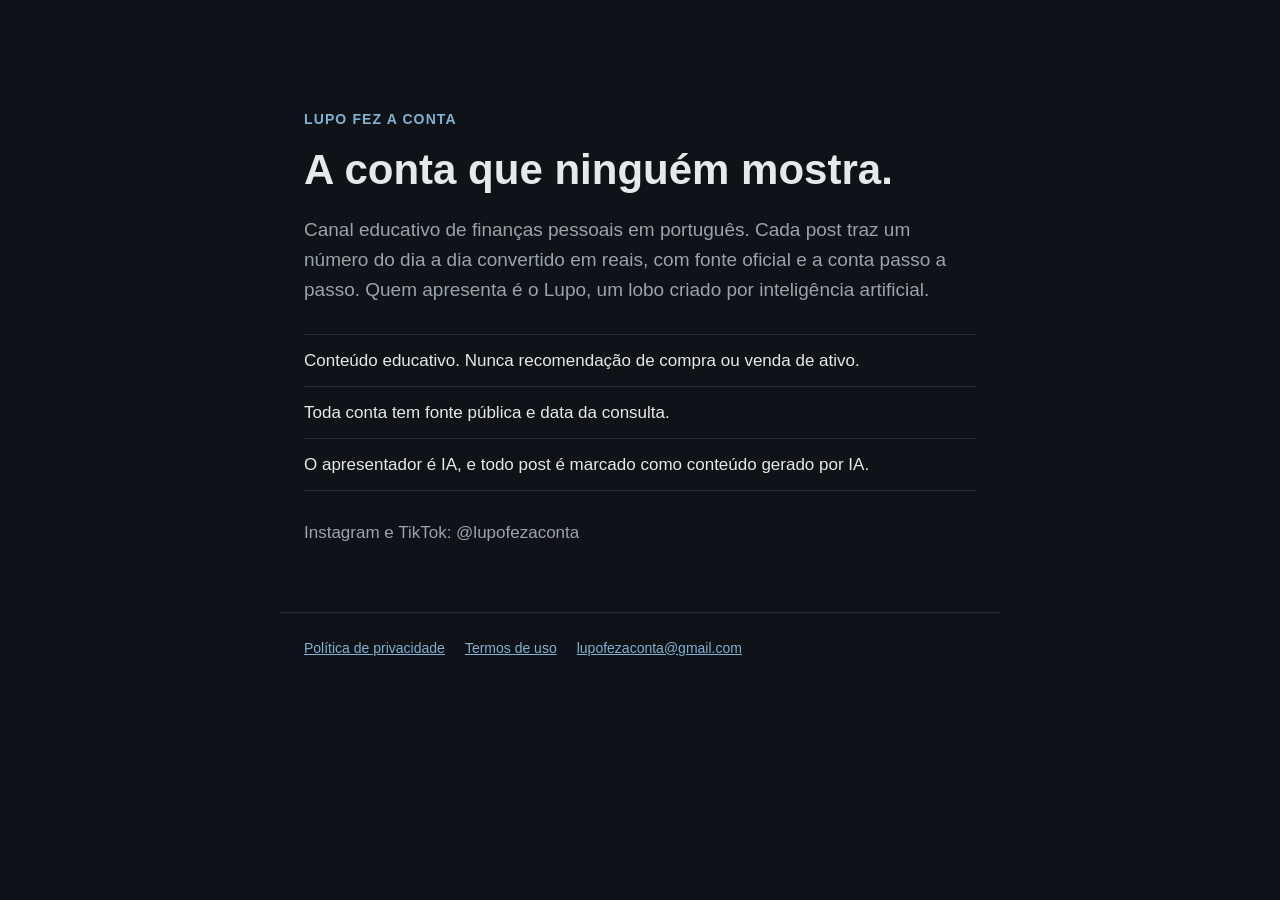
<file: index.html>
<!DOCTYPE html>
<html lang="pt-BR"><head><meta charset="utf-8"><meta name="viewport" content="width=device-width,initial-scale=1">
<title>Lupo Fez a Conta</title><link rel="stylesheet" href="estilo.css"></head>
<body><main class="wrap">
<p class="marca">Lupo Fez a Conta</p>
<h1>A conta que ninguém mostra.</h1>
<p class="lead">Canal educativo de finanças pessoais em português. Cada post traz um número do dia a dia convertido em reais, com fonte oficial e a conta passo a passo. Quem apresenta é o Lupo, um lobo criado por inteligência artificial.</p>
<ul class="regras">
<li>Conteúdo educativo. Nunca recomendação de compra ou venda de ativo.</li>
<li>Toda conta tem fonte pública e data da consulta.</li>
<li>O apresentador é IA, e todo post é marcado como conteúdo gerado por IA.</li>
</ul>
<p class="breve">Instagram e TikTok: @lupofezaconta</p>
</main>
<footer class="wrap rodape"><a href="privacidade.html">Política de privacidade</a><a href="termos.html">Termos de uso</a><a href="mailto:lupofezaconta@gmail.com">lupofezaconta@gmail.com</a></footer>
</body></html>
</file>
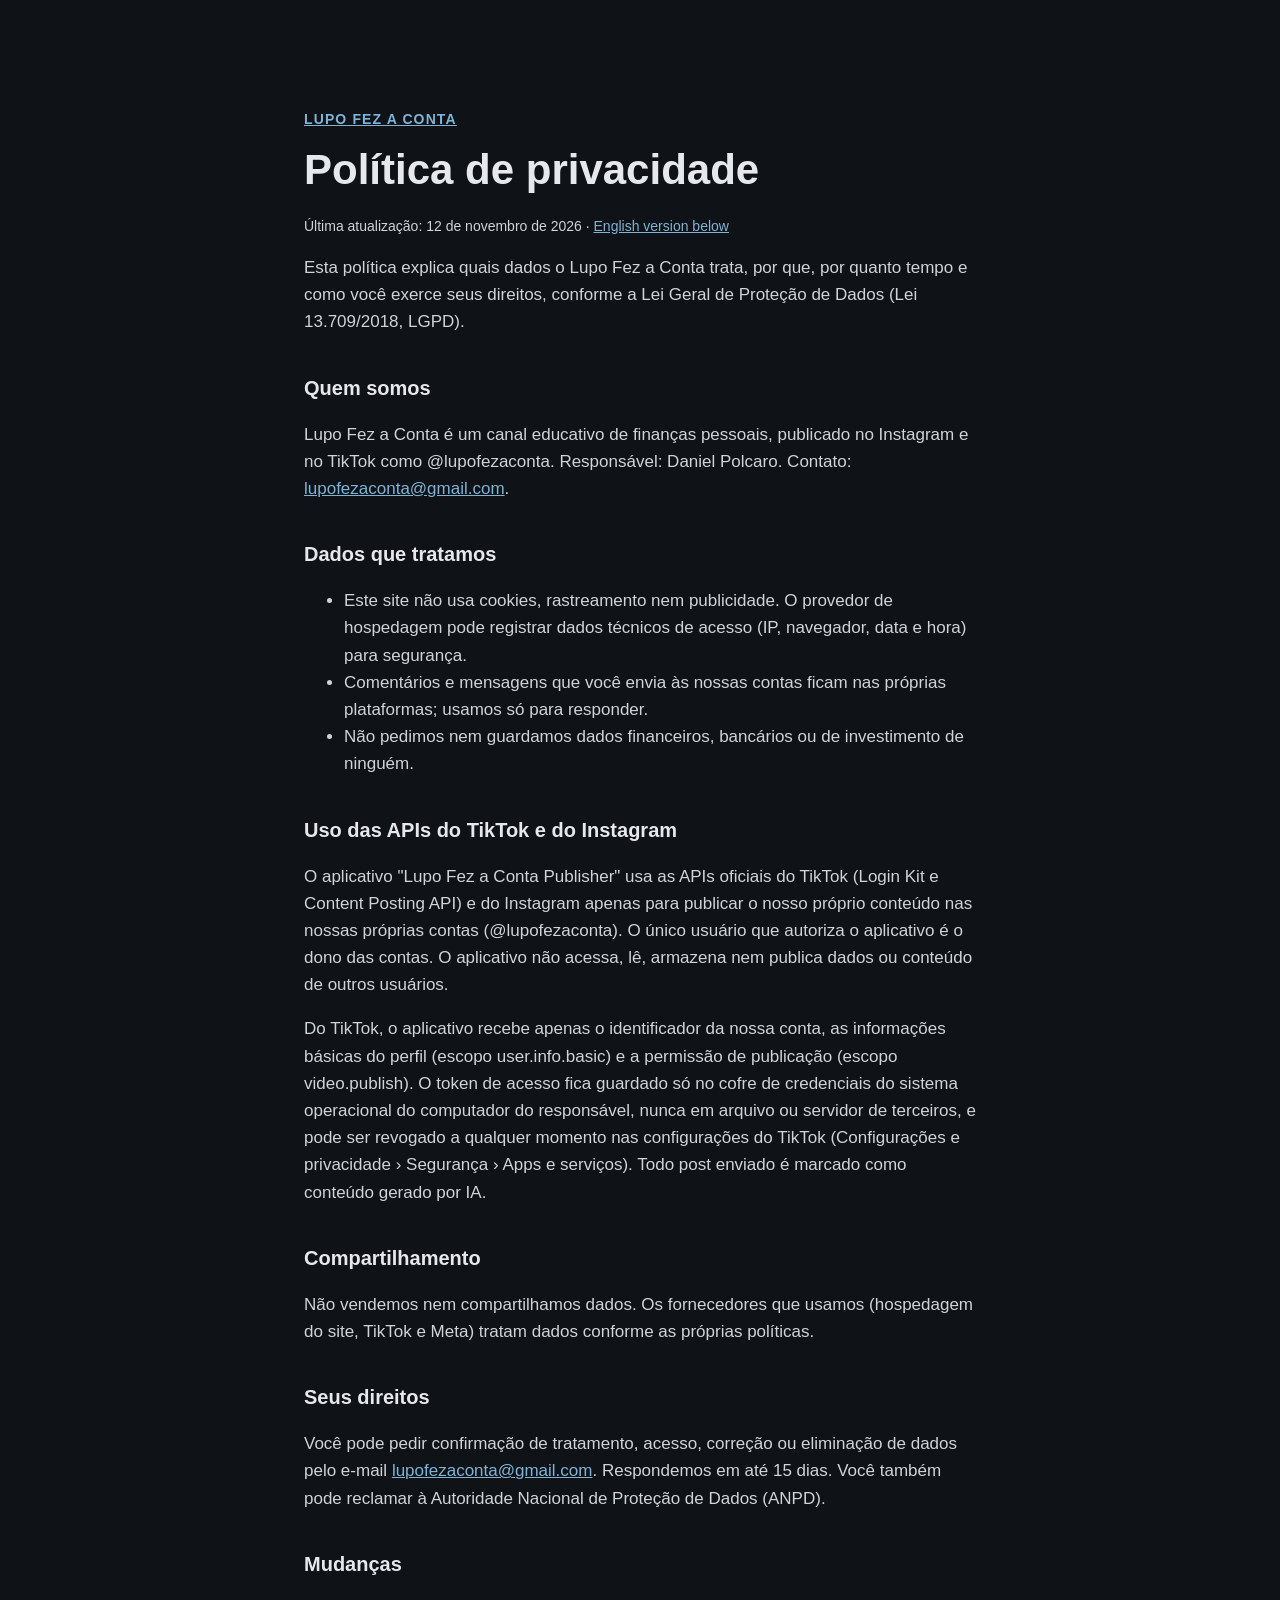
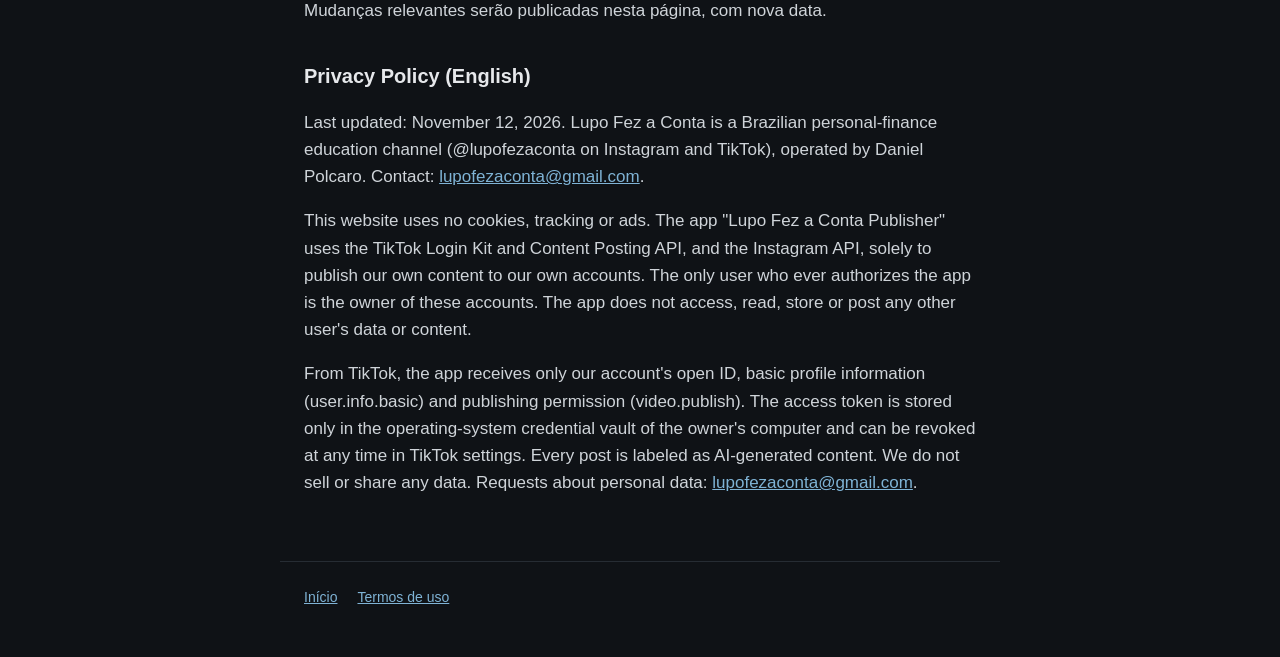
<file: privacidade.html>
<!DOCTYPE html>
<html lang="pt-BR"><head><meta charset="utf-8"><meta name="viewport" content="width=device-width,initial-scale=1">
<title>Política de privacidade — Lupo Fez a Conta</title><link rel="stylesheet" href="estilo.css"></head>
<body><main class="wrap doc">
<p class="marca"><a href="index.html">Lupo Fez a Conta</a></p>
<h1>Política de privacidade</h1>
<p class="data">Última atualização: 12 de novembro de 2026 · <a href="#en">English version below</a></p>
<p>Esta política explica quais dados o Lupo Fez a Conta trata, por que, por quanto tempo e como você exerce seus direitos, conforme a Lei Geral de Proteção de Dados (Lei 13.709/2018, LGPD).</p>
<h2>Quem somos</h2>
<p>Lupo Fez a Conta é um canal educativo de finanças pessoais, publicado no Instagram e no TikTok como @lupofezaconta. Responsável: Daniel Polcaro. Contato: <a href="mailto:lupofezaconta@gmail.com">lupofezaconta@gmail.com</a>.</p>
<h2>Dados que tratamos</h2>
<ul>
<li>Este site não usa cookies, rastreamento nem publicidade. O provedor de hospedagem pode registrar dados técnicos de acesso (IP, navegador, data e hora) para segurança.</li>
<li>Comentários e mensagens que você envia às nossas contas ficam nas próprias plataformas; usamos só para responder.</li>
<li>Não pedimos nem guardamos dados financeiros, bancários ou de investimento de ninguém.</li>
</ul>
<h2>Uso das APIs do TikTok e do Instagram</h2>
<p>O aplicativo "Lupo Fez a Conta Publisher" usa as APIs oficiais do TikTok (Login Kit e Content Posting API) e do Instagram apenas para publicar o nosso próprio conteúdo nas nossas próprias contas (@lupofezaconta). O único usuário que autoriza o aplicativo é o dono das contas. O aplicativo não acessa, lê, armazena nem publica dados ou conteúdo de outros usuários.</p>
<p>Do TikTok, o aplicativo recebe apenas o identificador da nossa conta, as informações básicas do perfil (escopo user.info.basic) e a permissão de publicação (escopo video.publish). O token de acesso fica guardado só no cofre de credenciais do sistema operacional do computador do responsável, nunca em arquivo ou servidor de terceiros, e pode ser revogado a qualquer momento nas configurações do TikTok (Configurações e privacidade › Segurança › Apps e serviços). Todo post enviado é marcado como conteúdo gerado por IA.</p>
<h2>Compartilhamento</h2>
<p>Não vendemos nem compartilhamos dados. Os fornecedores que usamos (hospedagem do site, TikTok e Meta) tratam dados conforme as próprias políticas.</p>
<h2>Seus direitos</h2>
<p>Você pode pedir confirmação de tratamento, acesso, correção ou eliminação de dados pelo e-mail <a href="mailto:lupofezaconta@gmail.com">lupofezaconta@gmail.com</a>. Respondemos em até 15 dias. Você também pode reclamar à Autoridade Nacional de Proteção de Dados (ANPD).</p>
<h2>Mudanças</h2>
<p>Mudanças relevantes serão publicadas nesta página, com nova data.</p>

<h2 id="en">Privacy Policy (English)</h2>
<p>Last updated: November 12, 2026. Lupo Fez a Conta is a Brazilian personal-finance education channel (@lupofezaconta on Instagram and TikTok), operated by Daniel Polcaro. Contact: <a href="mailto:lupofezaconta@gmail.com">lupofezaconta@gmail.com</a>.</p>
<p>This website uses no cookies, tracking or ads. The app "Lupo Fez a Conta Publisher" uses the TikTok Login Kit and Content Posting API, and the Instagram API, solely to publish our own content to our own accounts. The only user who ever authorizes the app is the owner of these accounts. The app does not access, read, store or post any other user's data or content.</p>
<p>From TikTok, the app receives only our account's open ID, basic profile information (user.info.basic) and publishing permission (video.publish). The access token is stored only in the operating-system credential vault of the owner's computer and can be revoked at any time in TikTok settings. Every post is labeled as AI-generated content. We do not sell or share any data. Requests about personal data: <a href="mailto:lupofezaconta@gmail.com">lupofezaconta@gmail.com</a>.</p>
</main>
<footer class="wrap rodape"><a href="index.html">Início</a><a href="termos.html">Termos de uso</a></footer>
</body></html>
</file>
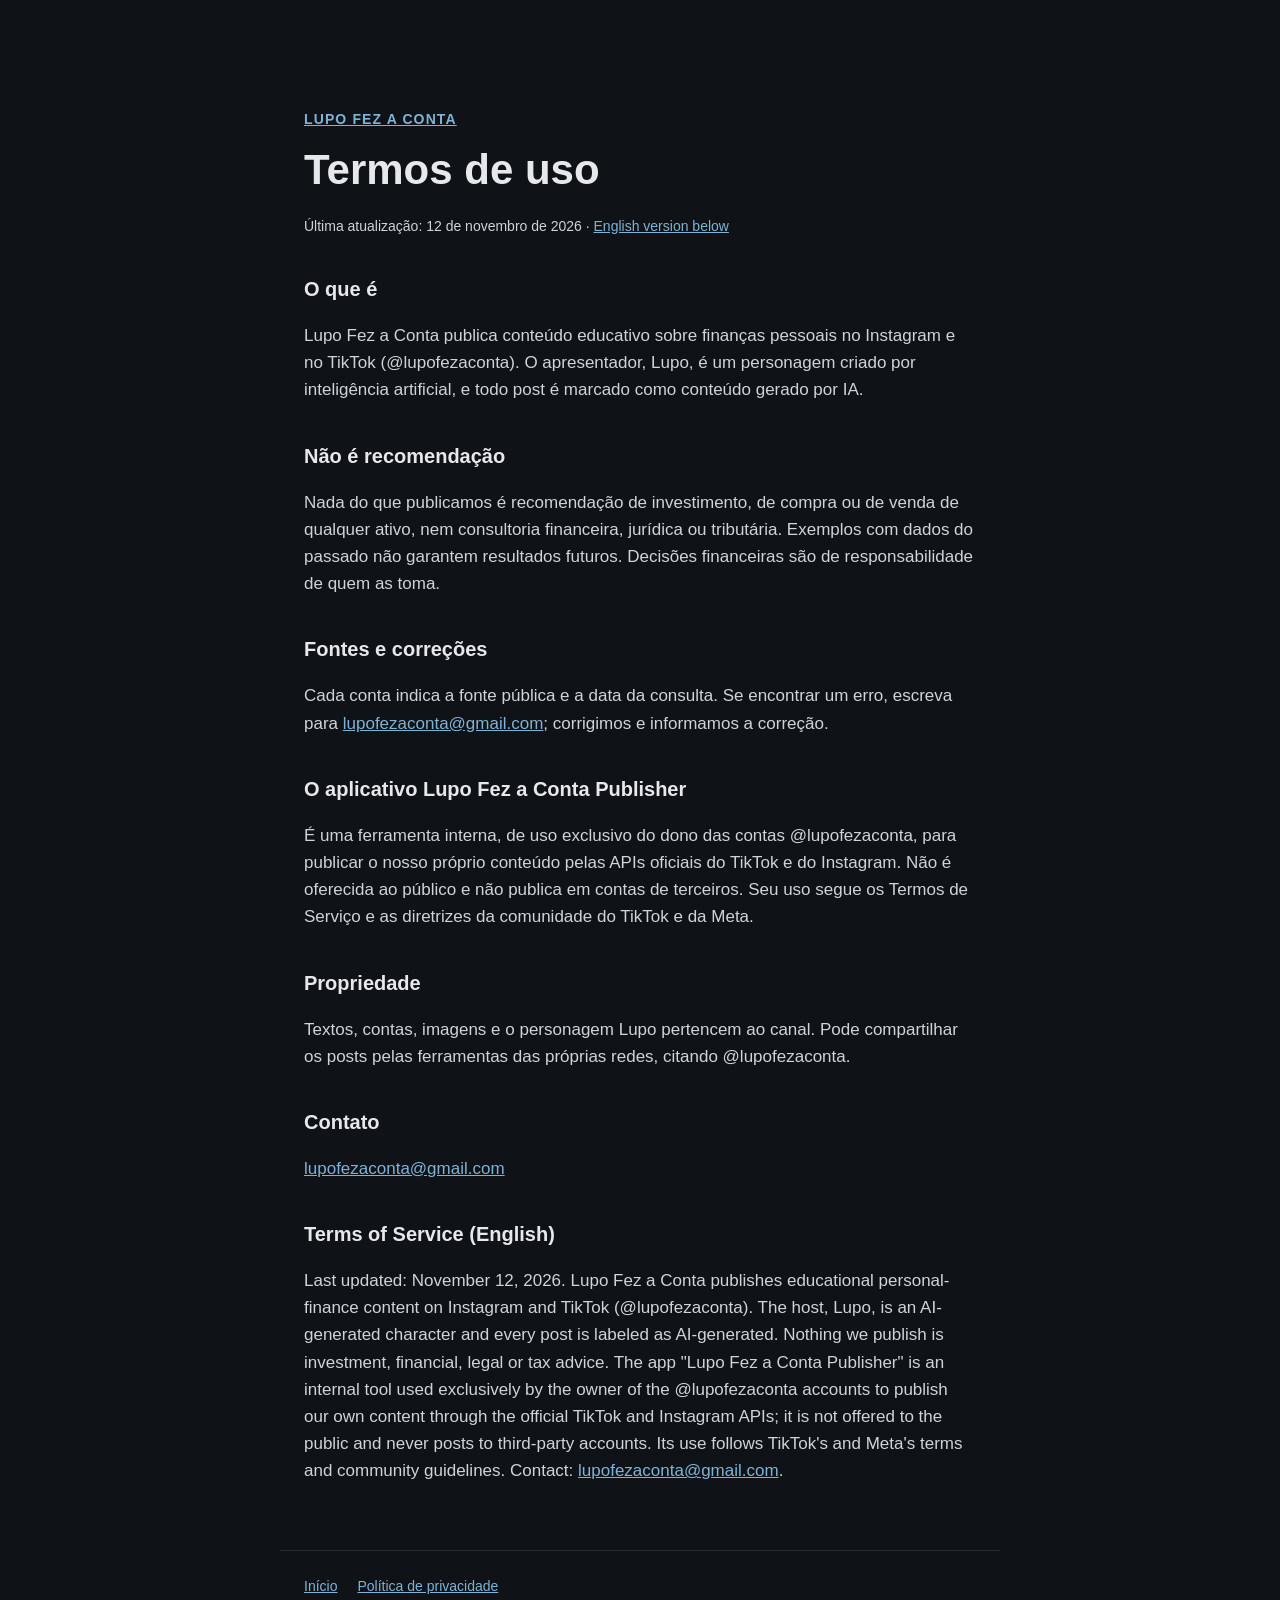
<file: termos.html>
<!DOCTYPE html>
<html lang="pt-BR"><head><meta charset="utf-8"><meta name="viewport" content="width=device-width,initial-scale=1">
<title>Termos de uso — Lupo Fez a Conta</title><link rel="stylesheet" href="estilo.css"></head>
<body><main class="wrap doc">
<p class="marca"><a href="index.html">Lupo Fez a Conta</a></p>
<h1>Termos de uso</h1>
<p class="data">Última atualização: 12 de novembro de 2026 · <a href="#en">English version below</a></p>
<h2>O que é</h2>
<p>Lupo Fez a Conta publica conteúdo educativo sobre finanças pessoais no Instagram e no TikTok (@lupofezaconta). O apresentador, Lupo, é um personagem criado por inteligência artificial, e todo post é marcado como conteúdo gerado por IA.</p>
<h2>Não é recomendação</h2>
<p>Nada do que publicamos é recomendação de investimento, de compra ou de venda de qualquer ativo, nem consultoria financeira, jurídica ou tributária. Exemplos com dados do passado não garantem resultados futuros. Decisões financeiras são de responsabilidade de quem as toma.</p>
<h2>Fontes e correções</h2>
<p>Cada conta indica a fonte pública e a data da consulta. Se encontrar um erro, escreva para <a href="mailto:lupofezaconta@gmail.com">lupofezaconta@gmail.com</a>; corrigimos e informamos a correção.</p>
<h2>O aplicativo Lupo Fez a Conta Publisher</h2>
<p>É uma ferramenta interna, de uso exclusivo do dono das contas @lupofezaconta, para publicar o nosso próprio conteúdo pelas APIs oficiais do TikTok e do Instagram. Não é oferecida ao público e não publica em contas de terceiros. Seu uso segue os Termos de Serviço e as diretrizes da comunidade do TikTok e da Meta.</p>
<h2>Propriedade</h2>
<p>Textos, contas, imagens e o personagem Lupo pertencem ao canal. Pode compartilhar os posts pelas ferramentas das próprias redes, citando @lupofezaconta.</p>
<h2>Contato</h2>
<p><a href="mailto:lupofezaconta@gmail.com">lupofezaconta@gmail.com</a></p>

<h2 id="en">Terms of Service (English)</h2>
<p>Last updated: November 12, 2026. Lupo Fez a Conta publishes educational personal-finance content on Instagram and TikTok (@lupofezaconta). The host, Lupo, is an AI-generated character and every post is labeled as AI-generated. Nothing we publish is investment, financial, legal or tax advice. The app "Lupo Fez a Conta Publisher" is an internal tool used exclusively by the owner of the @lupofezaconta accounts to publish our own content through the official TikTok and Instagram APIs; it is not offered to the public and never posts to third-party accounts. Its use follows TikTok's and Meta's terms and community guidelines. Contact: <a href="mailto:lupofezaconta@gmail.com">lupofezaconta@gmail.com</a>.</p>
</main>
<footer class="wrap rodape"><a href="index.html">Início</a><a href="privacidade.html">Política de privacidade</a></footer>
</body></html>
</file>
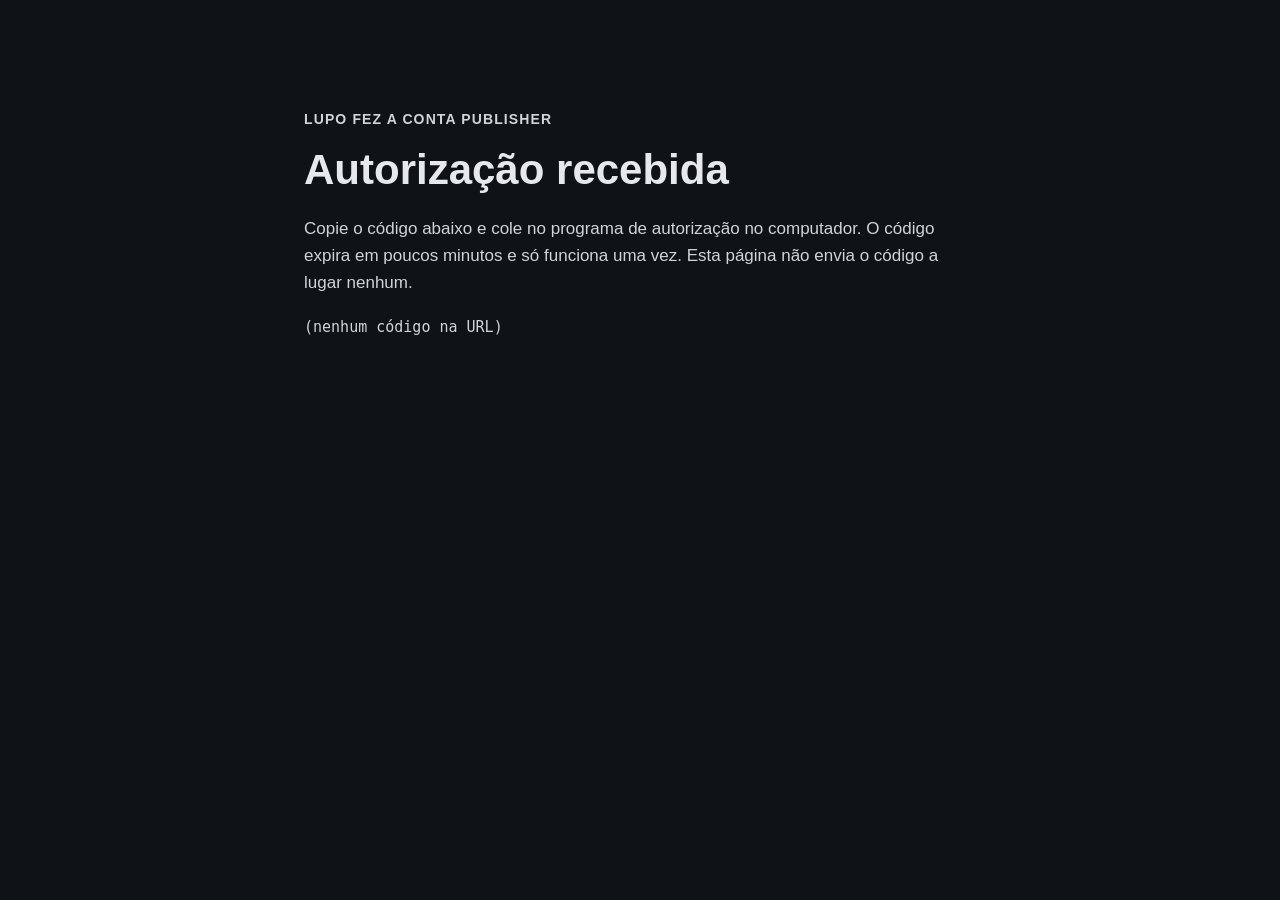
<file: tiktok-callback.html>
<!DOCTYPE html>
<html lang="pt-BR"><head><meta charset="utf-8"><meta name="viewport" content="width=device-width,initial-scale=1">
<meta name="referrer" content="no-referrer"><title>Autorização TikTok — Lupo Fez a Conta</title><link rel="stylesheet" href="estilo.css"></head>
<body><main class="wrap doc">
<p class="marca">Lupo Fez a Conta Publisher</p>
<h1>Autorização recebida</h1>
<p>Copie o código abaixo e cole no programa de autorização no computador. O código expira em poucos minutos e só funciona uma vez. Esta página não envia o código a lugar nenhum.</p>
<p><code id="c" style="word-break:break-all;font-size:15px"></code></p>
<p id="e" class="data"></p>
<script>
var p=new URLSearchParams(location.search);
document.getElementById('c').textContent=p.get('code')||'(nenhum código na URL)';
if(p.get('error'))document.getElementById('e').textContent='Erro: '+p.get('error')+' '+(p.get('error_description')||'');
</script>
</main></body></html>
</file>
<file: estilo.css>
:root { --fundo:#0f1216; --texto:#e6e8eb; --suave:#9aa3ad; --linha:#262c33; --acento:#7fb3d5; }
* { box-sizing:border-box; }
body { margin:0; background:var(--fundo); color:var(--texto); font:17px/1.6 -apple-system, "Segoe UI", Roboto, Helvetica, Arial, sans-serif; }
.wrap { max-width:720px; margin:0 auto; padding:0 24px; }
main.wrap { padding-top:12vh; padding-bottom:48px; }
.marca { font-weight:700; letter-spacing:.08em; text-transform:uppercase; color:var(--acento); font-size:14px; margin:0 0 16px; }
h1 { font-size:clamp(28px,5vw,42px); line-height:1.15; margin:0 0 20px; }
h2 { font-size:20px; margin:36px 0 8px; }
.lead { color:var(--suave); font-size:19px; margin:0 0 28px; }
.regras { padding:0; list-style:none; border-top:1px solid var(--linha); }
.regras li { padding:12px 0; border-bottom:1px solid var(--linha); }
.breve { color:var(--suave); margin-top:28px; }
a { color:var(--acento); }
.rodape { display:flex; flex-wrap:wrap; gap:20px; padding-top:24px; padding-bottom:48px; border-top:1px solid var(--linha); font-size:14px; }
.doc { padding-top:48px; padding-bottom:48px; }
.doc p, .doc li { color:#cfd4d9; }
.data { color:var(--suave); font-size:14px; }
</file>
